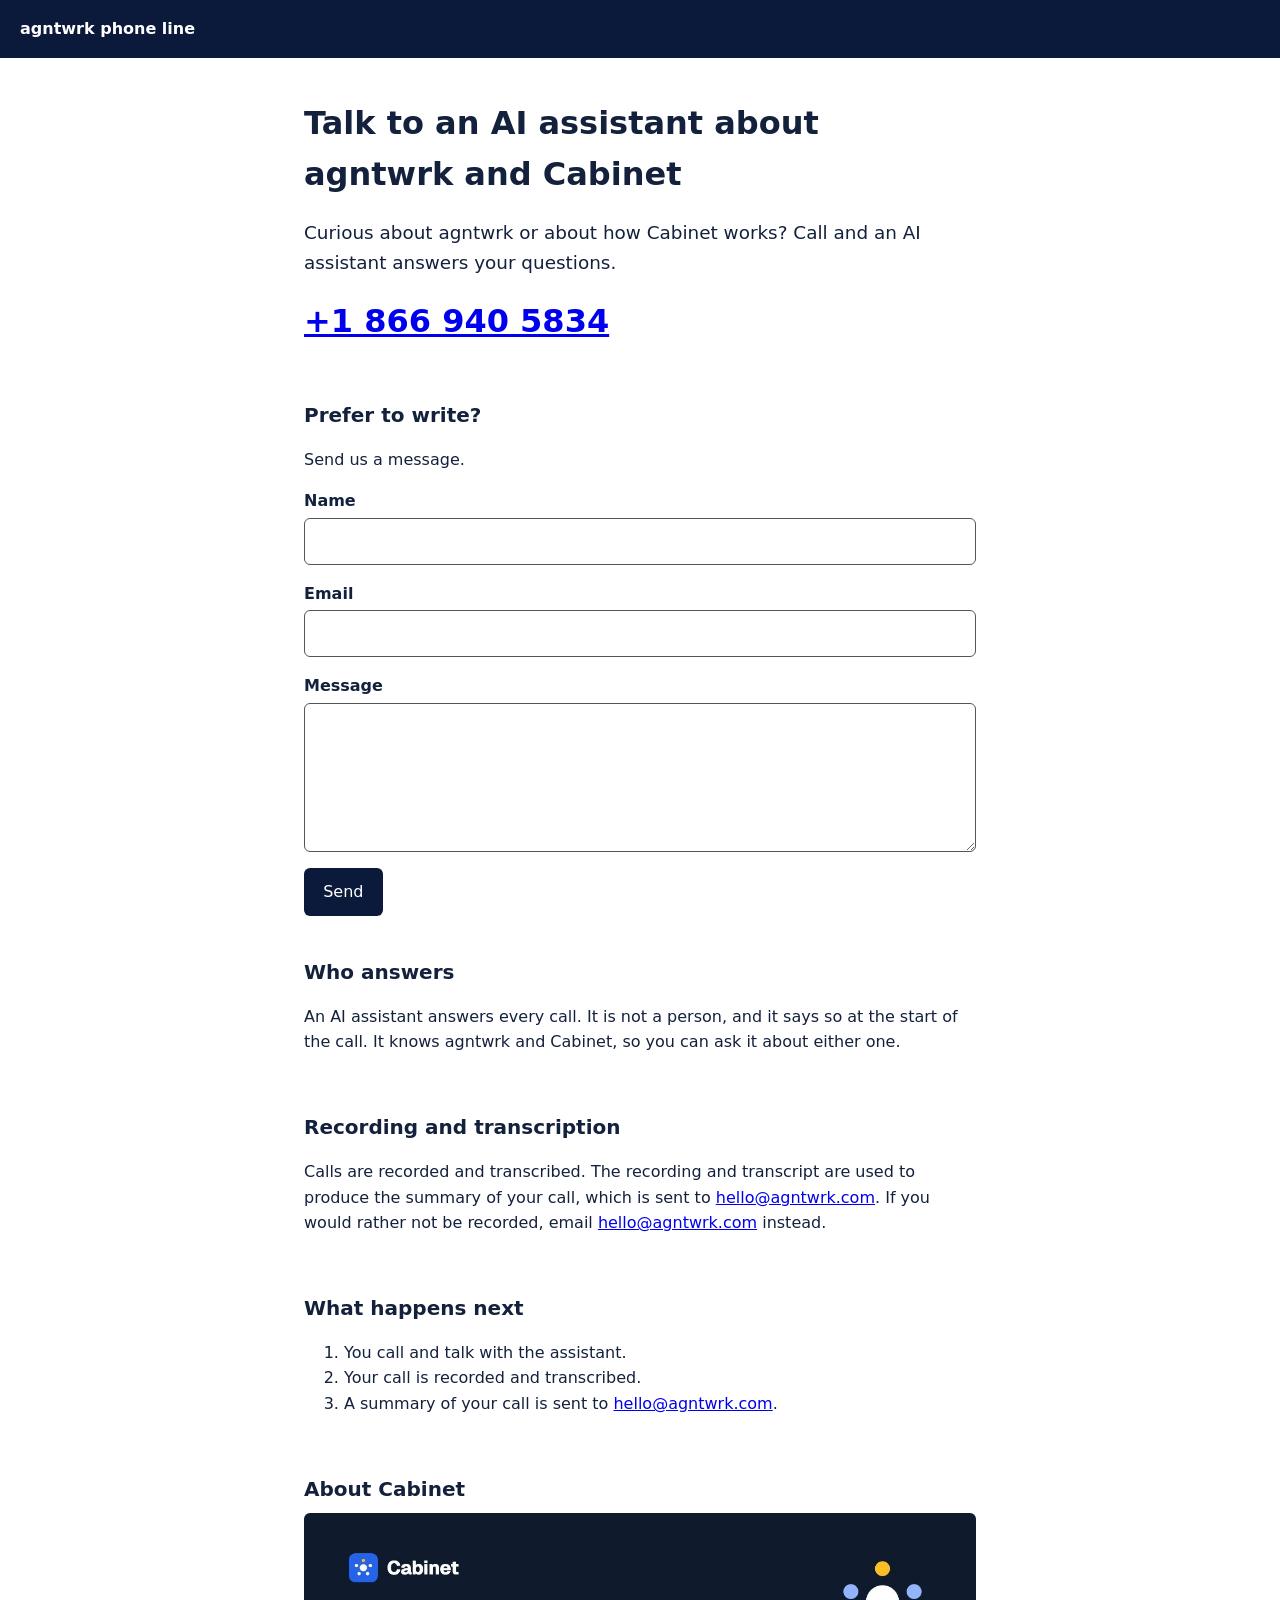
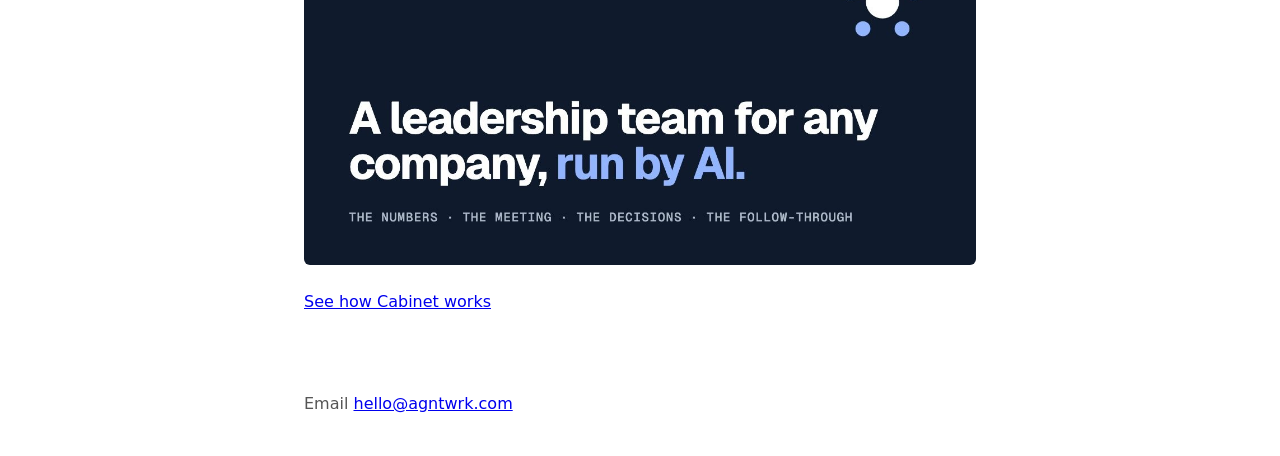
<file: index.html>
<!doctype html>
<html lang="en">
<head>
<meta charset="utf-8">
<meta name="viewport" content="width=device-width, initial-scale=1">
<title>agntwrk phone line: call +1 866 940 5834</title>
<meta name="description" content="Call agntwrk on +1 866 940 5834. An AI assistant answers, calls are recorded and transcribed, and a summary goes to the team.">
<link rel="stylesheet" href="assets/site.css">
<!-- cabinet:head -->
<link rel="canonical" href="https://agntwrk.github.io/phone-line-site/">
<meta property="og:type" content="website">
<meta property="og:title" content="agntwrk phone line: call +1 866 940 5834">
<meta property="og:description" content="Call agntwrk on +1 866 940 5834. An AI assistant answers, calls are recorded and transcribed, and a summary goes to the team.">
<meta property="og:url" content="https://agntwrk.github.io/phone-line-site/">
<meta property="og:site_name" content="agntwrk phone line">
<meta property="og:image" content="https://agntwrk.github.io/phone-line-site/assets/img/media-303u6slry-a5.jpg">
<meta name="twitter:card" content="summary_large_image">
<meta http-equiv="Content-Security-Policy" content="default-src 'self'; script-src 'self'; style-src 'self' https://fonts.googleapis.com https://fonts.gstatic.com; font-src 'self' https://fonts.googleapis.com https://fonts.gstatic.com; img-src 'self' data:; frame-src https://www.youtube-nocookie.com https://www.google.com/maps/embed; connect-src 'self' https://cabinet.agntwrk.com; form-action https://cabinet.agntwrk.com; base-uri 'none'; object-src 'none'">
<script src="assets/cabinet-form.js" defer></script>
<!-- /cabinet:head -->
</head>
<body>
<header class="top">
<p class="brand">agntwrk phone line</p>
</header>
<main>
<section class="hero">
<h1>Talk to an AI assistant about agntwrk and Cabinet</h1>
<p class="lead">Curious about agntwrk or about how Cabinet works? Call and an AI assistant answers your questions.</p>
<p class="number"><a href="tel:+18669405834">+1 866 940 5834</a></p>
</section>
<section>
<h2>Prefer to write?</h2>
<p>Send us a message.</p>
<form data-cabinet-form="contact" method="post" action="https://cabinet.agntwrk.com/f/0tLgzkQX1r-TyOaN1Z0DMw"><!-- cabinet:hp --><div hidden><input type="text" name="company_website" tabindex="-1" autocomplete="off"></div><!-- /cabinet:hp -->
<p class="field"><label for="name">Name</label><input type="text" id="name" name="name" required></p>
<p class="field"><label for="email">Email</label><input type="email" id="email" name="email" required></p>
<p class="field"><label for="message">Message</label><textarea id="message" name="message" rows="5" required></textarea></p>
<button type="submit" class="button">Send</button>
</form>
</section>
<section>
<h2>Who answers</h2>
<p>An AI assistant answers every call. It is not a person, and it says so at the start of the call. It knows agntwrk and Cabinet, so you can ask it about either one.</p>
</section>
<section>
<h2>Recording and transcription</h2>
<p>Calls are recorded and transcribed. The recording and transcript are used to produce the summary of your call, which is sent to <a href="mailto:hello@agntwrk.com">hello@agntwrk.com</a>. If you would rather not be recorded, email <a href="mailto:hello@agntwrk.com">hello@agntwrk.com</a> instead.</p>
</section>
<section>
<h2>What happens next</h2>
<ol>
<li>You call and talk with the assistant.</li>
<li>Your call is recorded and transcribed.</li>
<li>A summary of your call is sent to <a href="mailto:hello@agntwrk.com">hello@agntwrk.com</a>.</li>
</ol>
</section>
<section>
<h2>About Cabinet</h2>
<img src="assets/img/media-303u6slry-a5.jpg" alt="Cabinet: a leadership team for any company, run by AI" width="1200" height="630">
<p><a href="https://cabinet.agntwrk.com">See how Cabinet works</a></p>
</section>
</main>
<footer>
<p>Email <a href="mailto:hello@agntwrk.com">hello@agntwrk.com</a></p>
</footer>
</body>
</html>
</file>
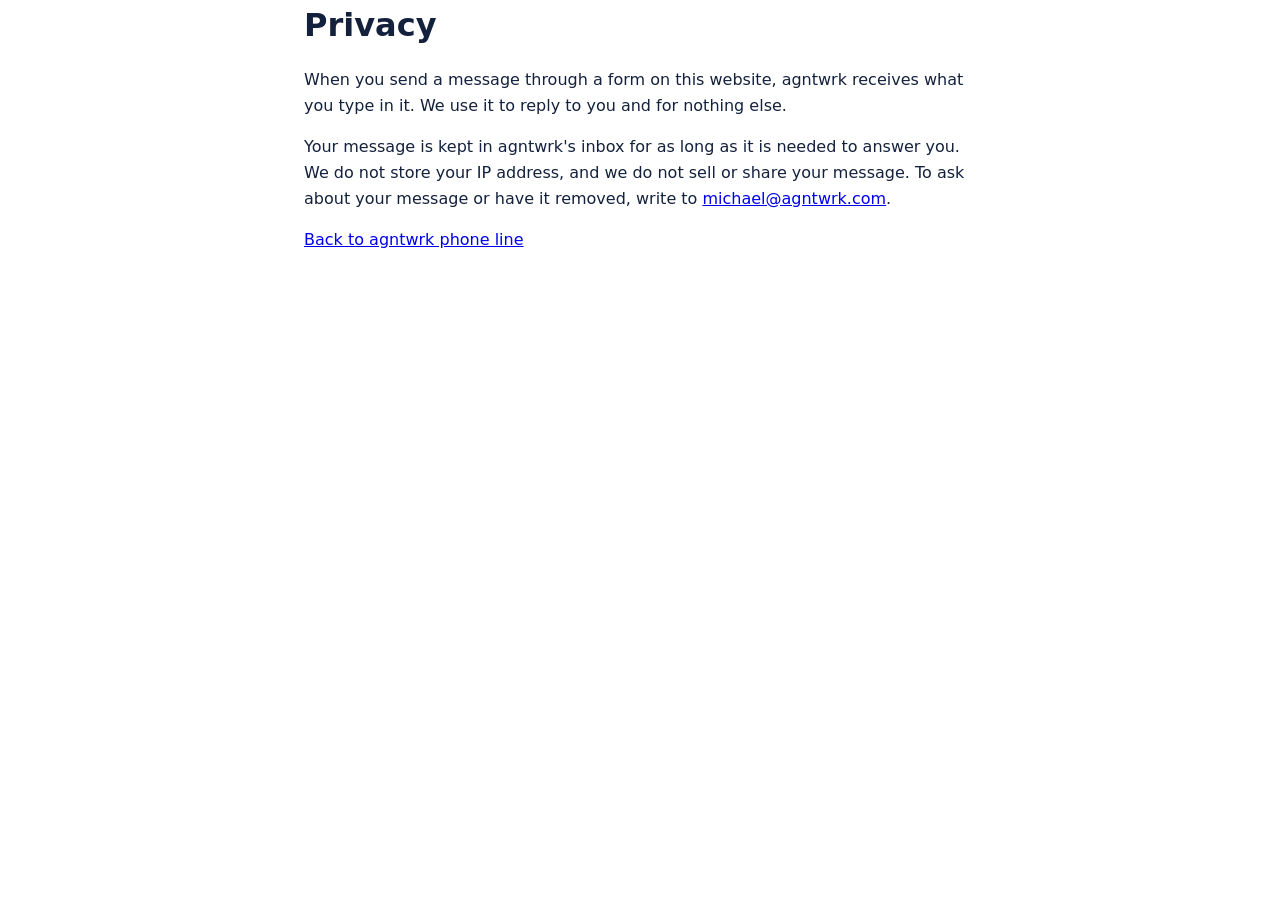
<file: privacy.html>
<!doctype html>
<!-- cabinet:page -->
<html lang="en">
<head>
<meta charset="utf-8">
<meta name="viewport" content="width=device-width, initial-scale=1">
<title>Privacy | agntwrk phone line</title>
<meta name="description" content="How agntwrk uses the messages sent through this website.">
<link rel="canonical" href="https://agntwrk.github.io/phone-line-site/privacy">
<link rel="stylesheet" href="https://agntwrk.github.io/phone-line-site/assets/site.css">
<meta http-equiv="Content-Security-Policy" content="default-src 'self'; script-src 'self'; style-src 'self' https://fonts.googleapis.com https://fonts.gstatic.com; font-src 'self' https://fonts.googleapis.com https://fonts.gstatic.com; img-src 'self' data:; frame-src https://www.youtube-nocookie.com https://www.google.com/maps/embed; connect-src 'self' https://cabinet.agntwrk.com; form-action https://cabinet.agntwrk.com; base-uri 'none'; object-src 'none'">
</head>
<body>
<main>
<h1>Privacy</h1>
<p>When you send a message through a form on this website, agntwrk receives what you type in it. We use it to reply to you and for nothing else.</p>
<p>Your message is kept in agntwrk's inbox for as long as it is needed to answer you. We do not store your IP address, and we do not sell or share your message. To ask about your message or have it removed, write to <a href="mailto:michael@agntwrk.com">michael@agntwrk.com</a>.</p>
<p><a href="https://agntwrk.github.io/phone-line-site/">Back to agntwrk phone line</a></p>
</main>
</body>
</html>
</file>
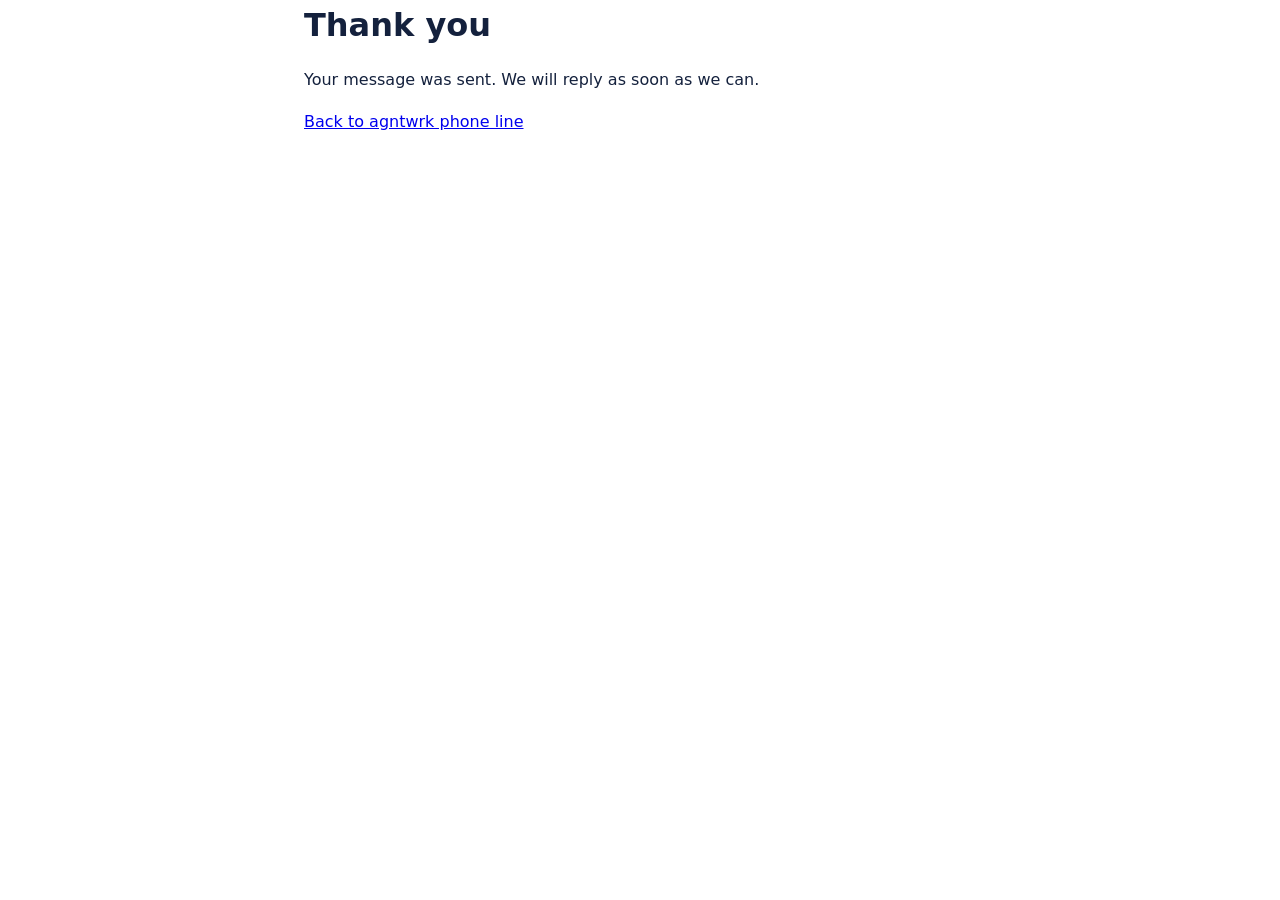
<file: thanks.html>
<!doctype html>
<!-- cabinet:page -->
<html lang="en">
<head>
<meta charset="utf-8">
<meta name="viewport" content="width=device-width, initial-scale=1">
<title>Thank you | agntwrk phone line</title>
<meta name="description" content="Your message was sent.">
<meta name="robots" content="noindex">
<link rel="stylesheet" href="https://agntwrk.github.io/phone-line-site/assets/site.css">
<meta http-equiv="Content-Security-Policy" content="default-src 'self'; script-src 'self'; style-src 'self' https://fonts.googleapis.com https://fonts.gstatic.com; font-src 'self' https://fonts.googleapis.com https://fonts.gstatic.com; img-src 'self' data:; frame-src https://www.youtube-nocookie.com https://www.google.com/maps/embed; connect-src 'self' https://cabinet.agntwrk.com; form-action https://cabinet.agntwrk.com; base-uri 'none'; object-src 'none'">
</head>
<body>
<main>
<h1>Thank you</h1>
<p>Your message was sent. We will reply as soon as we can.</p>
<p><a href="https://agntwrk.github.io/phone-line-site/">Back to agntwrk phone line</a></p>
</main>
</body>
</html>
</file>
<file: assets/site.css>
body{margin:0;font-family:system-ui,-apple-system,Segoe UI,sans-serif;line-height:1.6;color:#14213d;background:#fff}
.top{padding:1rem 1.25rem;background:#0b1a3a}
.brand{margin:0;color:#fff;font-weight:600}
main{max-width:42rem;margin:0 auto;padding:0 1.25rem}
section{padding:1.25rem 0}
.hero{padding:2.5rem 0 1.5rem}
h1{font-size:2rem;margin:0 0 .5rem}
h2{font-size:1.25rem;margin:0 0 .5rem}
.lead{font-size:1.15rem}
.number{font-size:2rem;font-weight:700;margin:.5rem 0}
img{max-width:100%;height:auto;border-radius:6px}
.button{display:inline-block;padding:.7rem 1.2rem;background:#0b1a3a;color:#fff;text-decoration:none;border-radius:6px}
.button:hover{background:#1d3470}
button.button{border:0;font:inherit;cursor:pointer}
.field{margin:0 0 1rem}
.field label{display:block;font-weight:600;margin-bottom:.25rem}
.field input,.field textarea{display:block;width:100%;box-sizing:border-box;padding:.6rem .7rem;font:inherit;color:#14213d;background:#fff;border:1px solid #555;border-radius:6px}
.field input:focus,.field textarea:focus{outline:2px solid #1d3470;outline-offset:1px}
footer{max-width:42rem;margin:0 auto;padding:1.5rem 1.25rem;color:#555}
</file>
